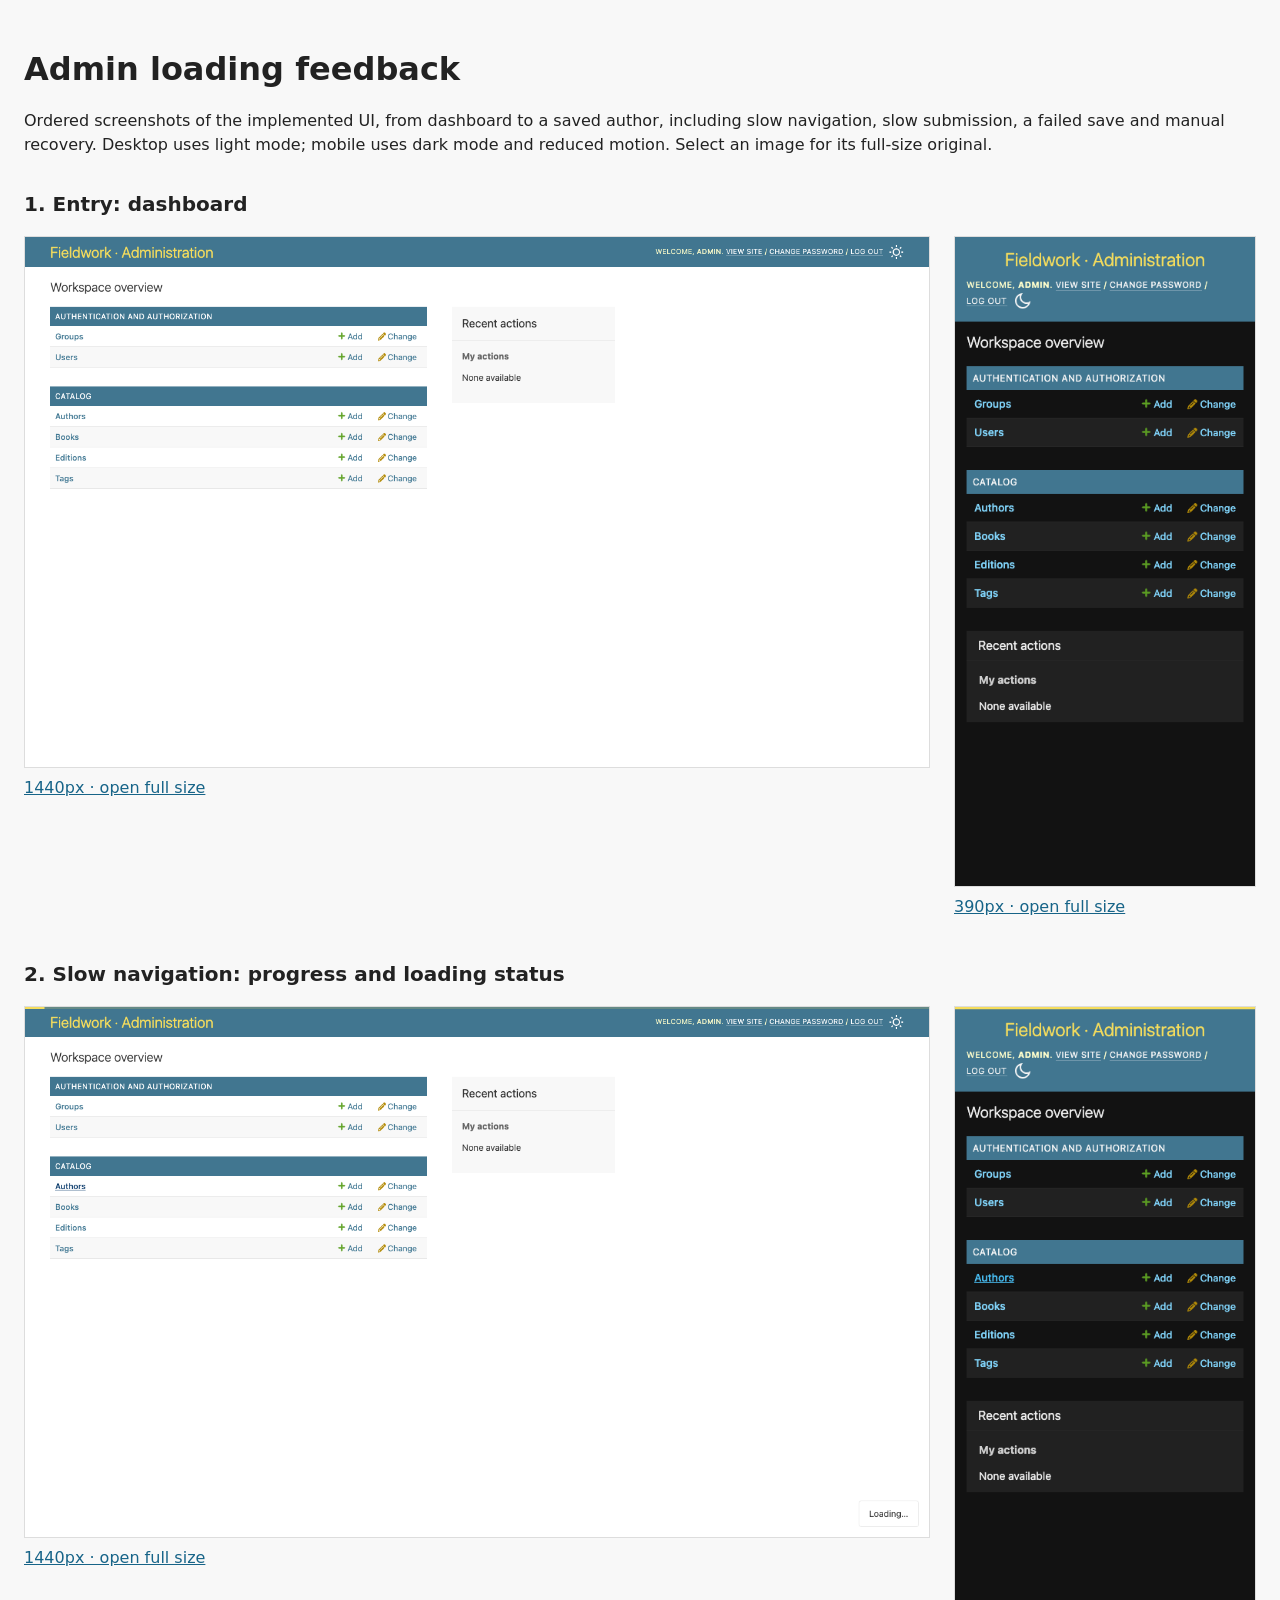
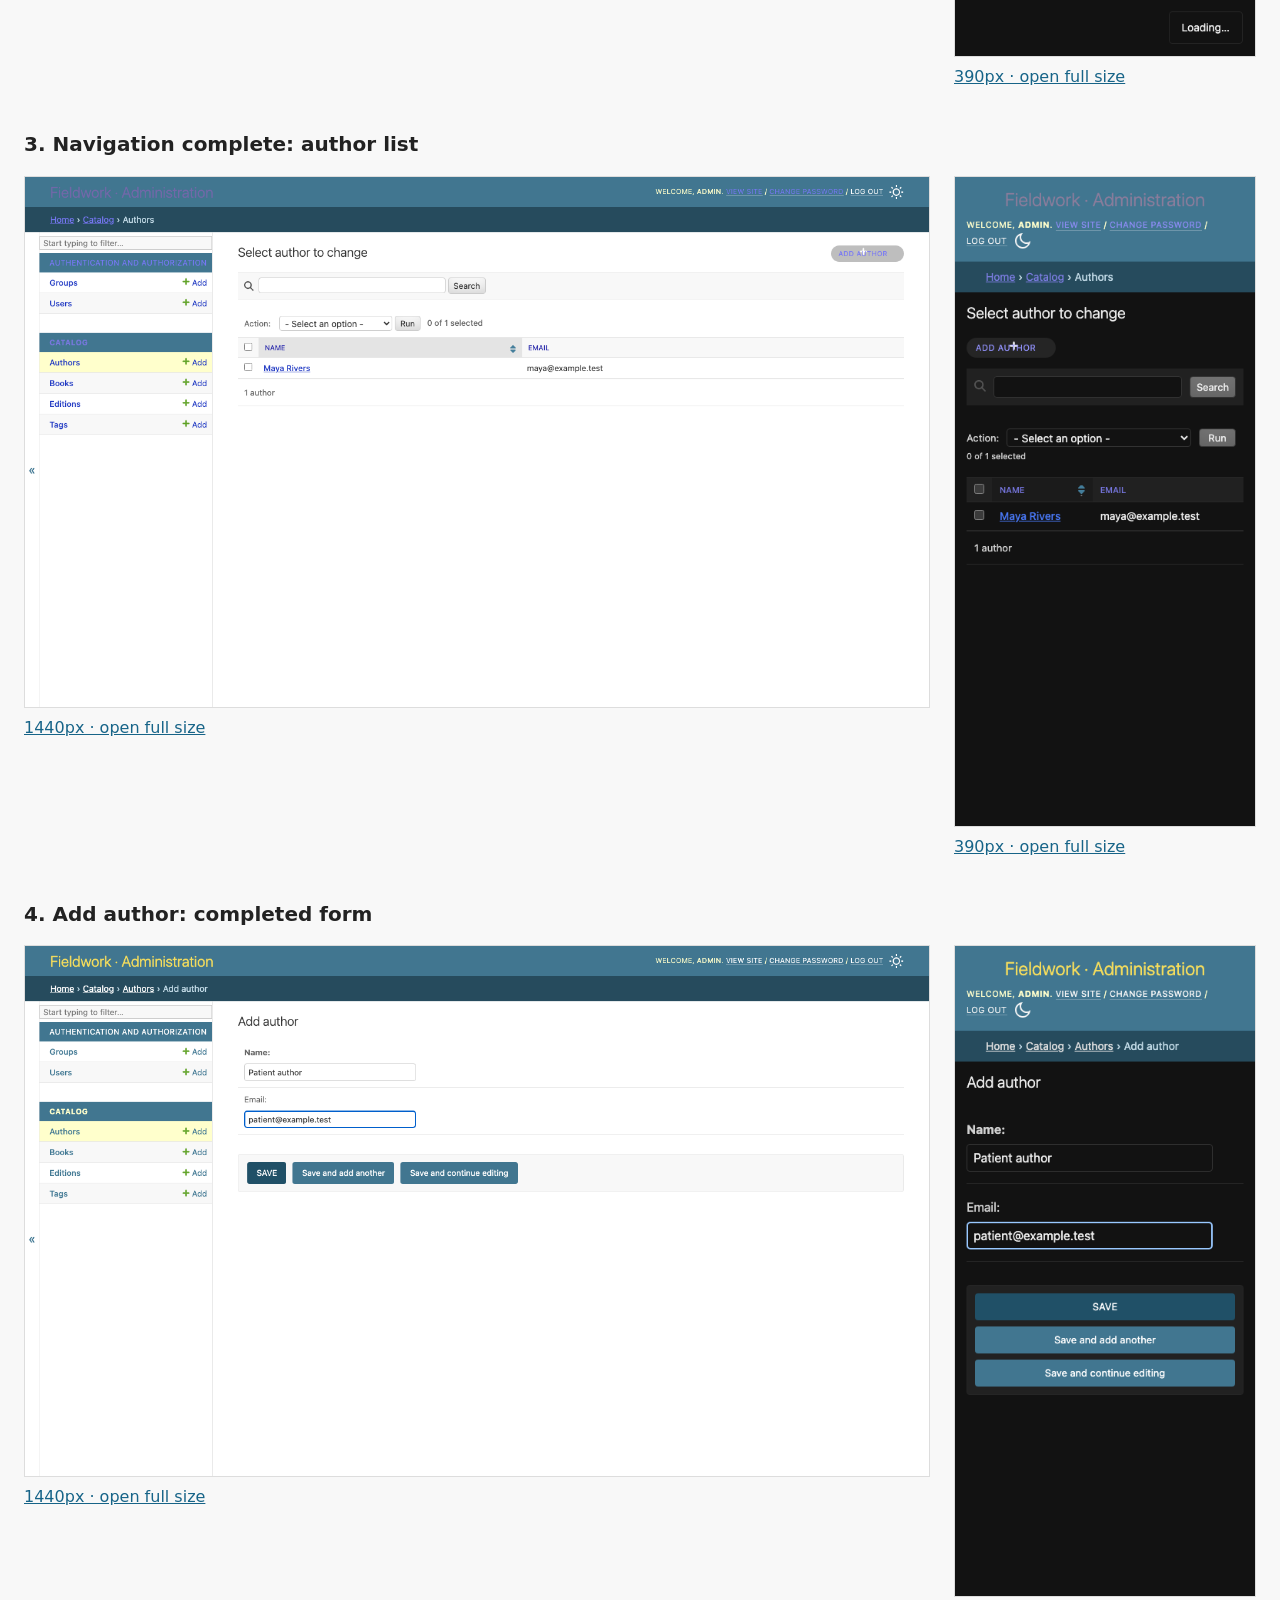
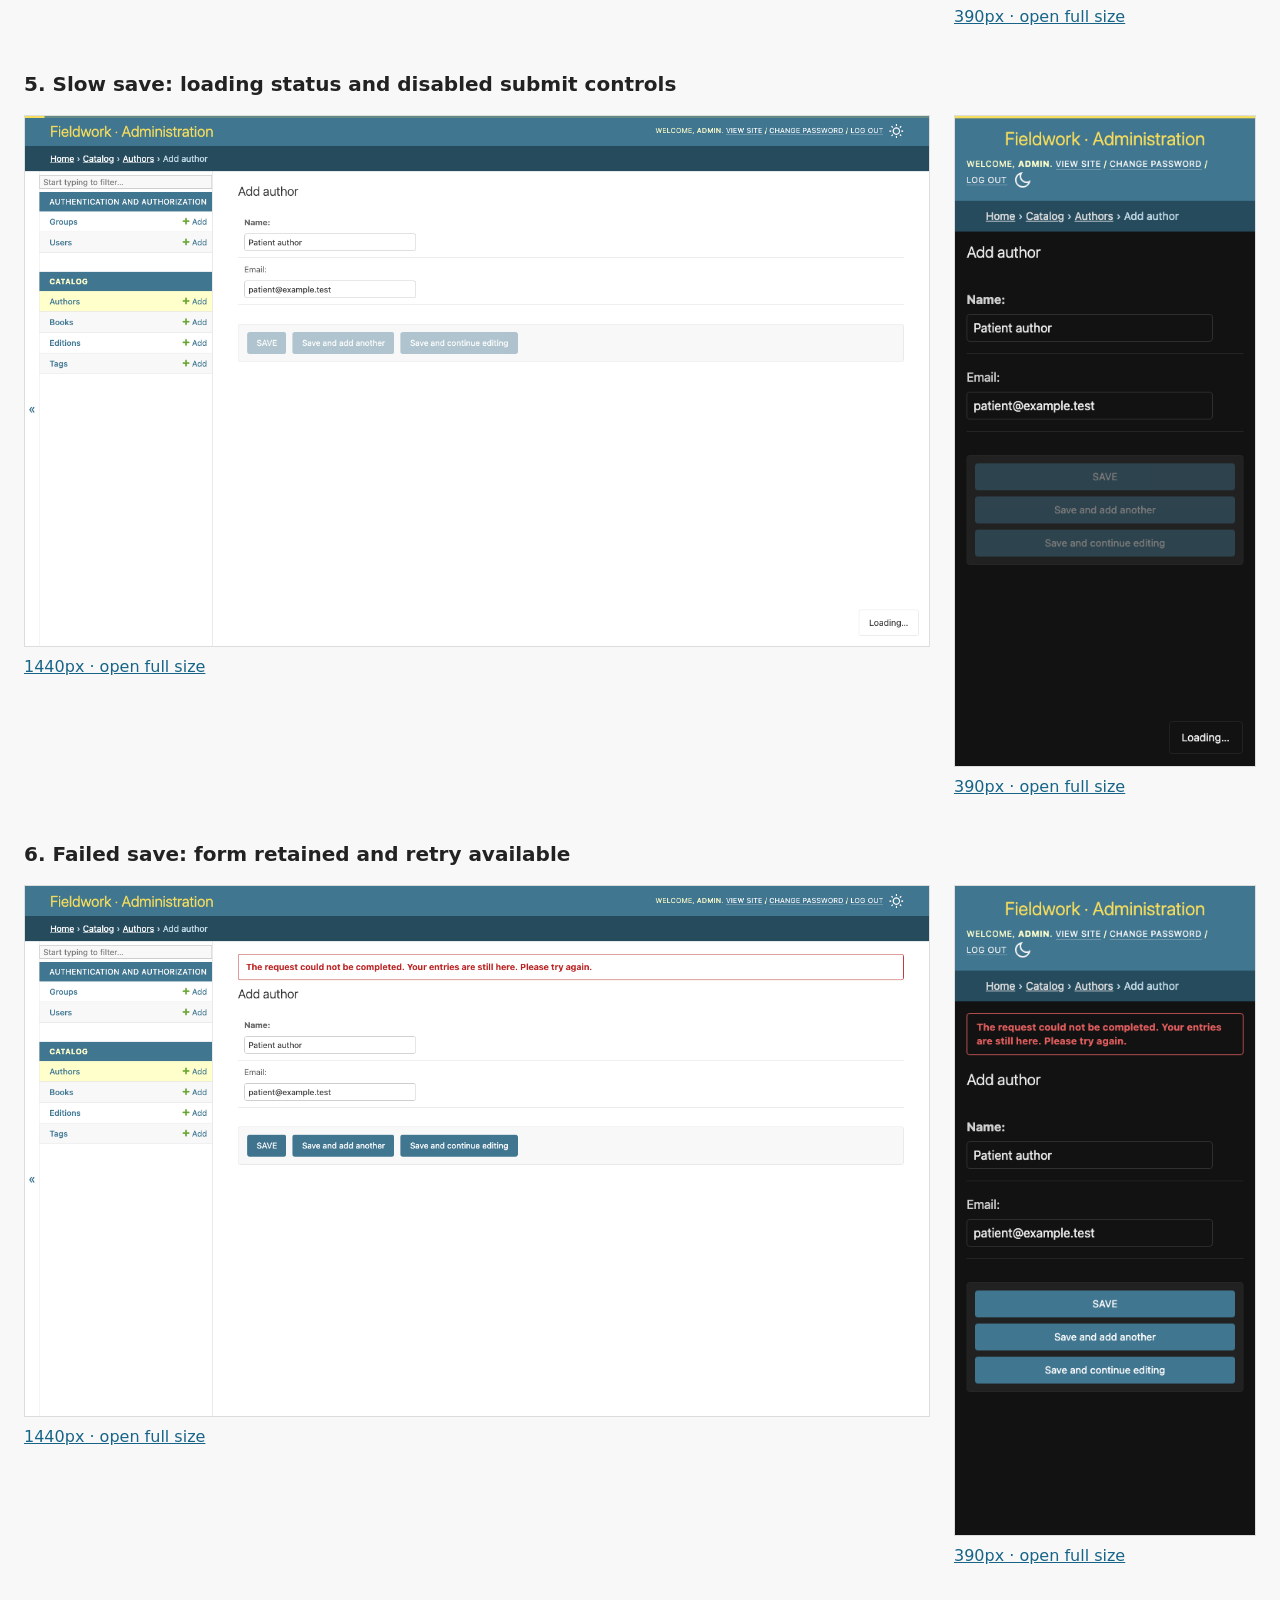
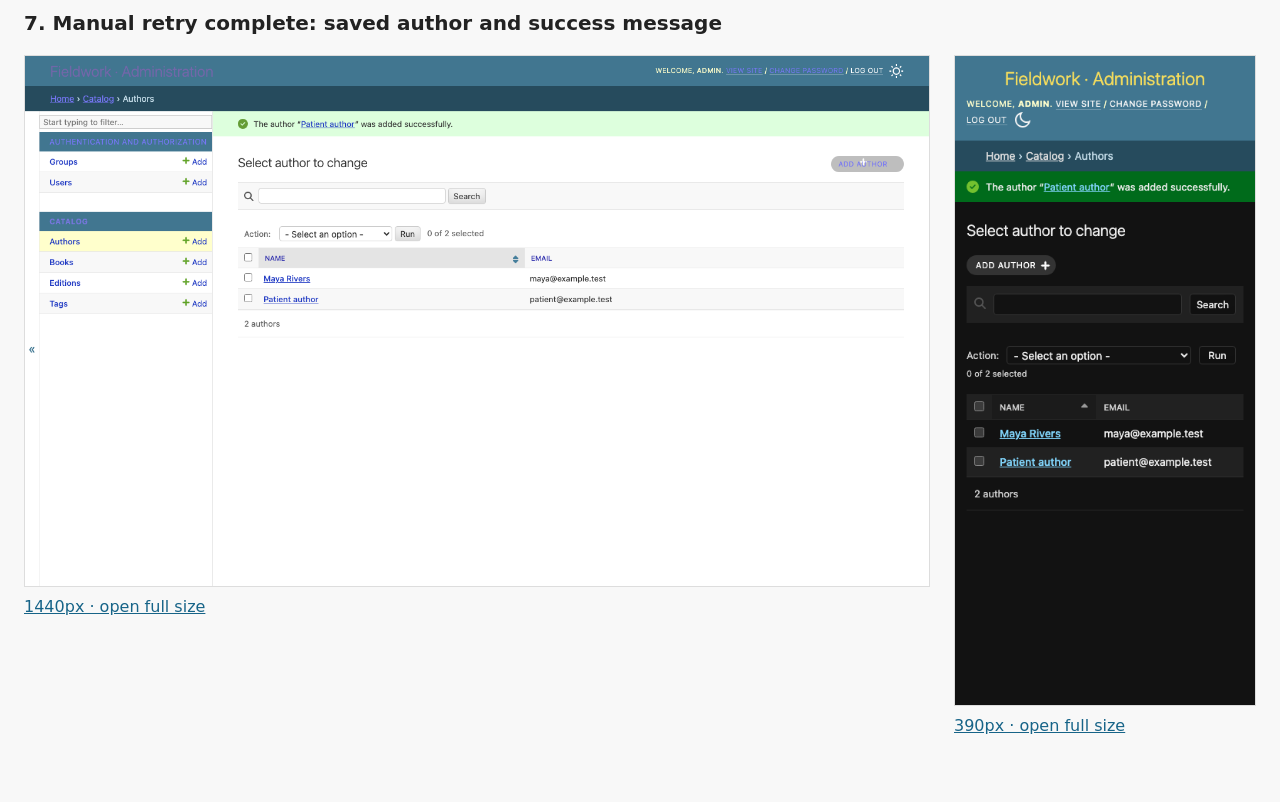
<file: evidence/loading-feedback/index.html>
<!doctype html><html lang="en"><meta charset="utf-8"><meta name="viewport" content="width=device-width,initial-scale=1"><title>Admin loading feedback walkthrough</title><style>body{font:16px/1.5 system-ui;margin:0;background:#f8f8f8;color:#222}main{max-width:1400px;margin:auto;padding:24px}h1{margin-bottom:8px}section{margin:32px 0}h2{font-size:20px}.pair{display:grid;grid-template-columns:minmax(0,3fr) minmax(240px,1fr);gap:24px;align-items:start}a{display:block;color:#176488}img{display:block;width:100%;border:1px solid #ddd;box-sizing:border-box}span{display:block;padding:8px 0}@media(max-width:700px){.pair{grid-template-columns:1fr}.pair a:last-child{max-width:390px}}</style><main><h1>Admin loading feedback</h1><p>Ordered screenshots of the implemented UI, from dashboard to a saved author, including slow navigation, slow submission, a failed save and manual recovery. Desktop uses light mode; mobile uses dark mode and reduced motion. Select an image for its full-size original.</p><section><h2>1. Entry: dashboard</h2><div class="pair"><a href="1440-01-entry.png"><img src="1440-01-entry.png" alt="Entry: dashboard, 1440px"><span>1440px · open full size</span></a><a href="390-01-entry.png"><img src="390-01-entry.png" alt="Entry: dashboard, 390px"><span>390px · open full size</span></a></div></section><section><h2>2. Slow navigation: progress and loading status</h2><div class="pair"><a href="1440-02-navigation-loading.png"><img src="1440-02-navigation-loading.png" alt="Slow navigation: progress and loading status, 1440px"><span>1440px · open full size</span></a><a href="390-02-navigation-loading.png"><img src="390-02-navigation-loading.png" alt="Slow navigation: progress and loading status, 390px"><span>390px · open full size</span></a></div></section><section><h2>3. Navigation complete: author list</h2><div class="pair"><a href="1440-03-navigation-complete.png"><img src="1440-03-navigation-complete.png" alt="Navigation complete: author list, 1440px"><span>1440px · open full size</span></a><a href="390-03-navigation-complete.png"><img src="390-03-navigation-complete.png" alt="Navigation complete: author list, 390px"><span>390px · open full size</span></a></div></section><section><h2>4. Add author: completed form</h2><div class="pair"><a href="1440-04-form-ready.png"><img src="1440-04-form-ready.png" alt="Add author: completed form, 1440px"><span>1440px · open full size</span></a><a href="390-04-form-ready.png"><img src="390-04-form-ready.png" alt="Add author: completed form, 390px"><span>390px · open full size</span></a></div></section><section><h2>5. Slow save: loading status and disabled submit controls</h2><div class="pair"><a href="1440-05-save-loading.png"><img src="1440-05-save-loading.png" alt="Slow save: loading status and disabled submit controls, 1440px"><span>1440px · open full size</span></a><a href="390-05-save-loading.png"><img src="390-05-save-loading.png" alt="Slow save: loading status and disabled submit controls, 390px"><span>390px · open full size</span></a></div></section><section><h2>6. Failed save: form retained and retry available</h2><div class="pair"><a href="1440-06-error-retained.png"><img src="1440-06-error-retained.png" alt="Failed save: form retained and retry available, 1440px"><span>1440px · open full size</span></a><a href="390-06-error-retained.png"><img src="390-06-error-retained.png" alt="Failed save: form retained and retry available, 390px"><span>390px · open full size</span></a></div></section><section><h2>7. Manual retry complete: saved author and success message</h2><div class="pair"><a href="1440-07-saved.png"><img src="1440-07-saved.png" alt="Manual retry complete: saved author and success message, 1440px"><span>1440px · open full size</span></a><a href="390-07-saved.png"><img src="390-07-saved.png" alt="Manual retry complete: saved author and success message, 390px"><span>390px · open full size</span></a></div></section></main></html>
</file>
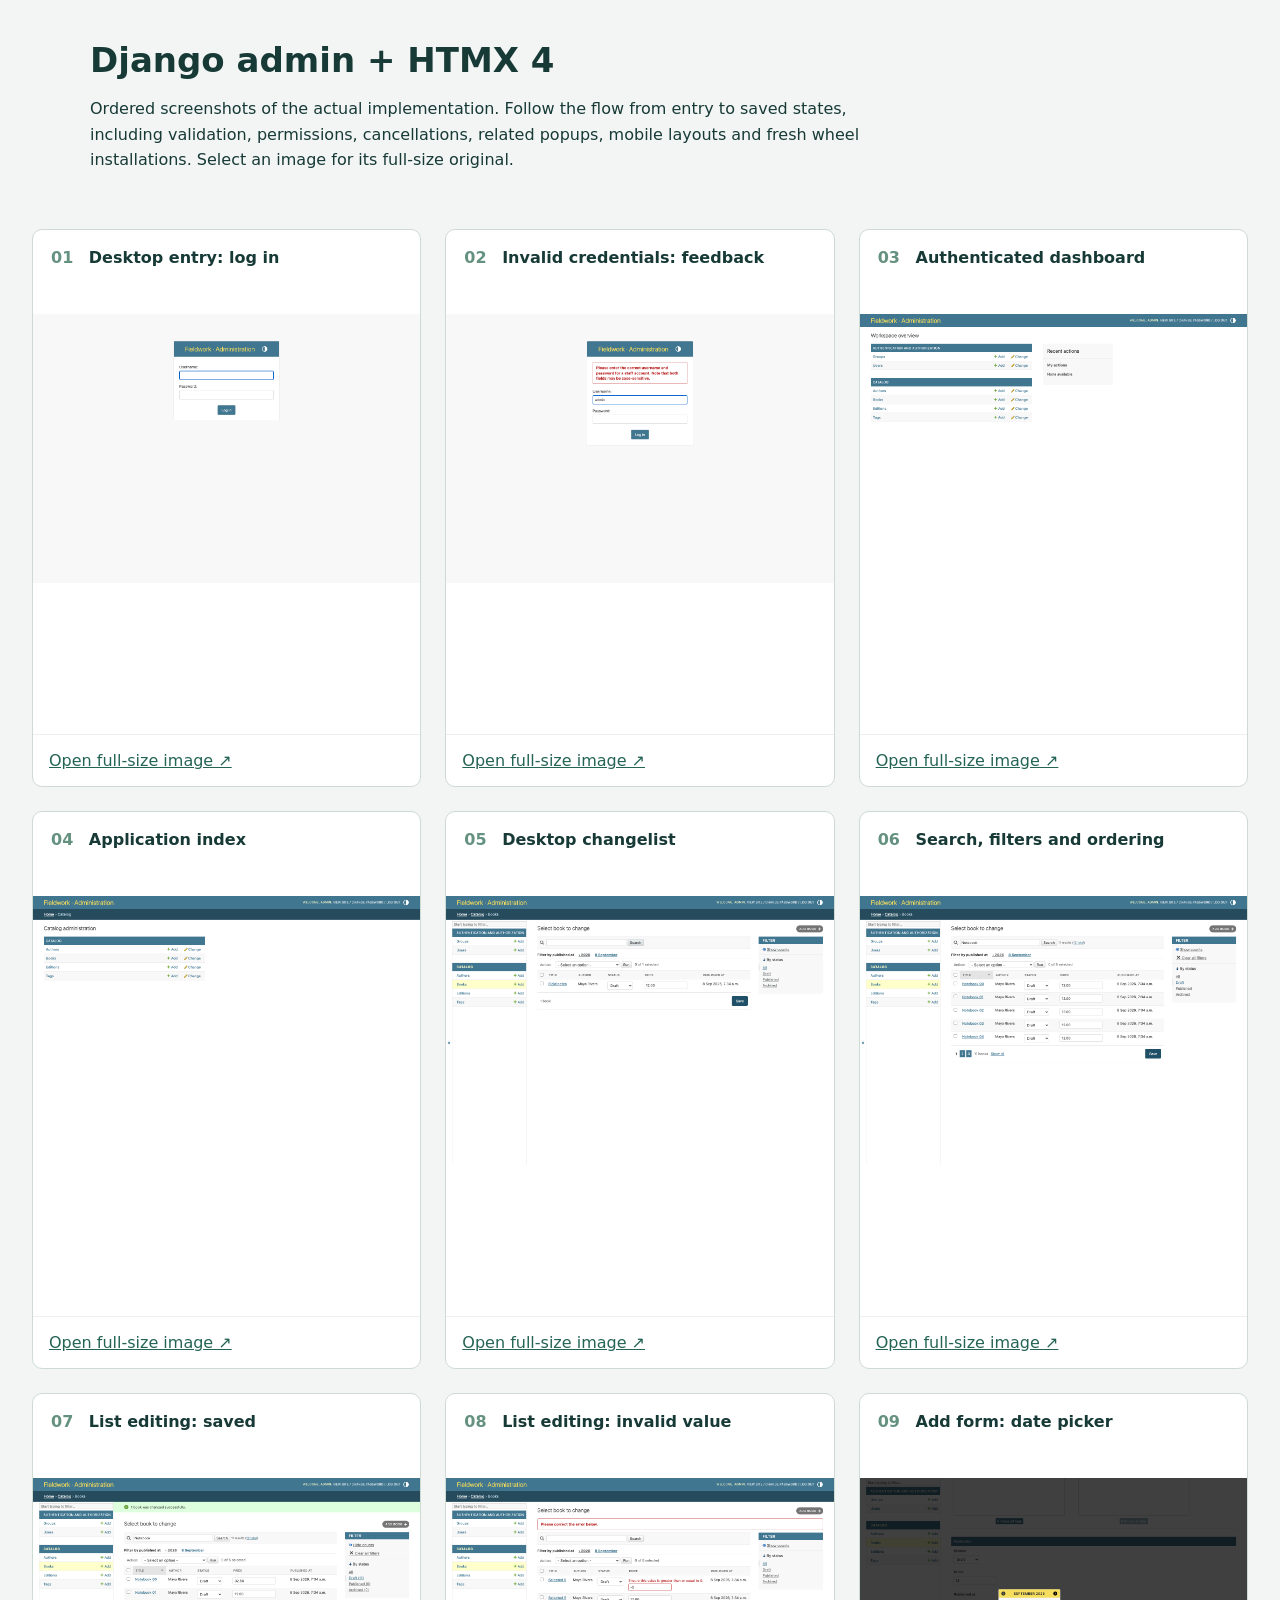
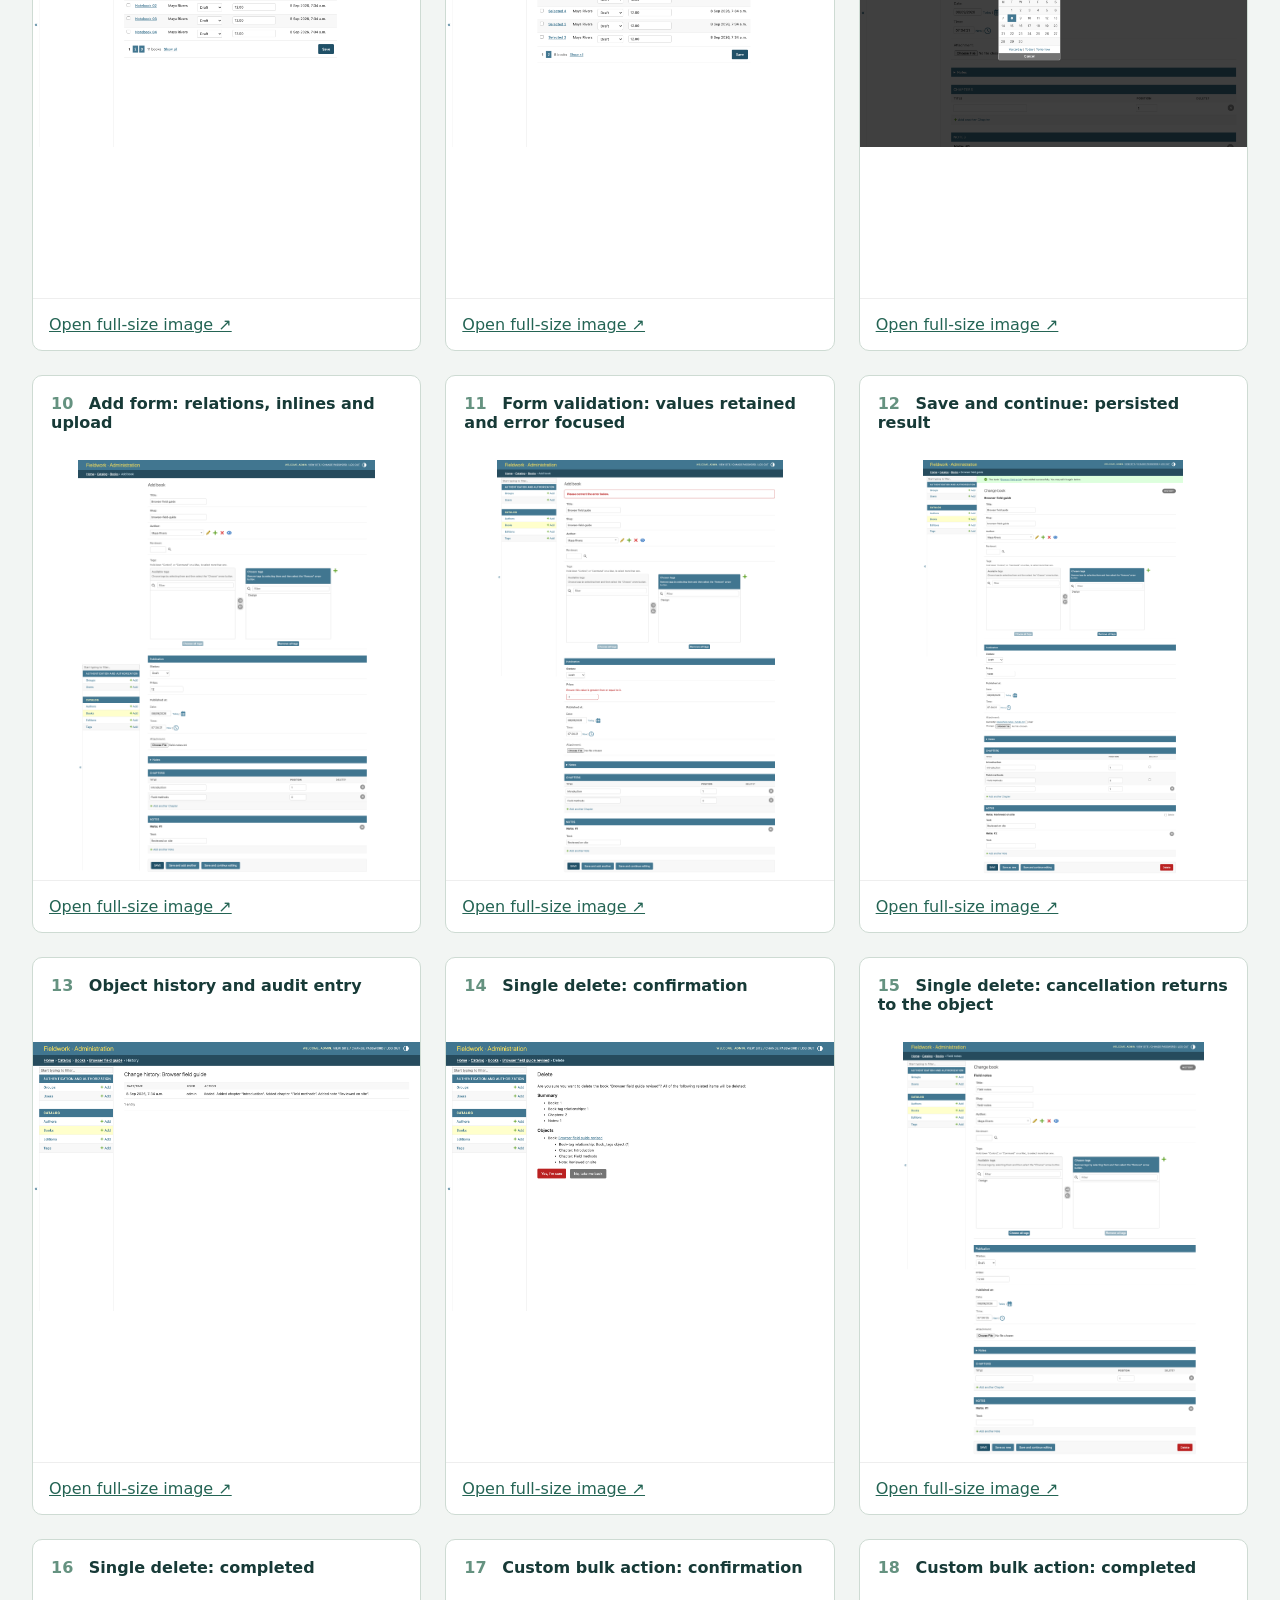
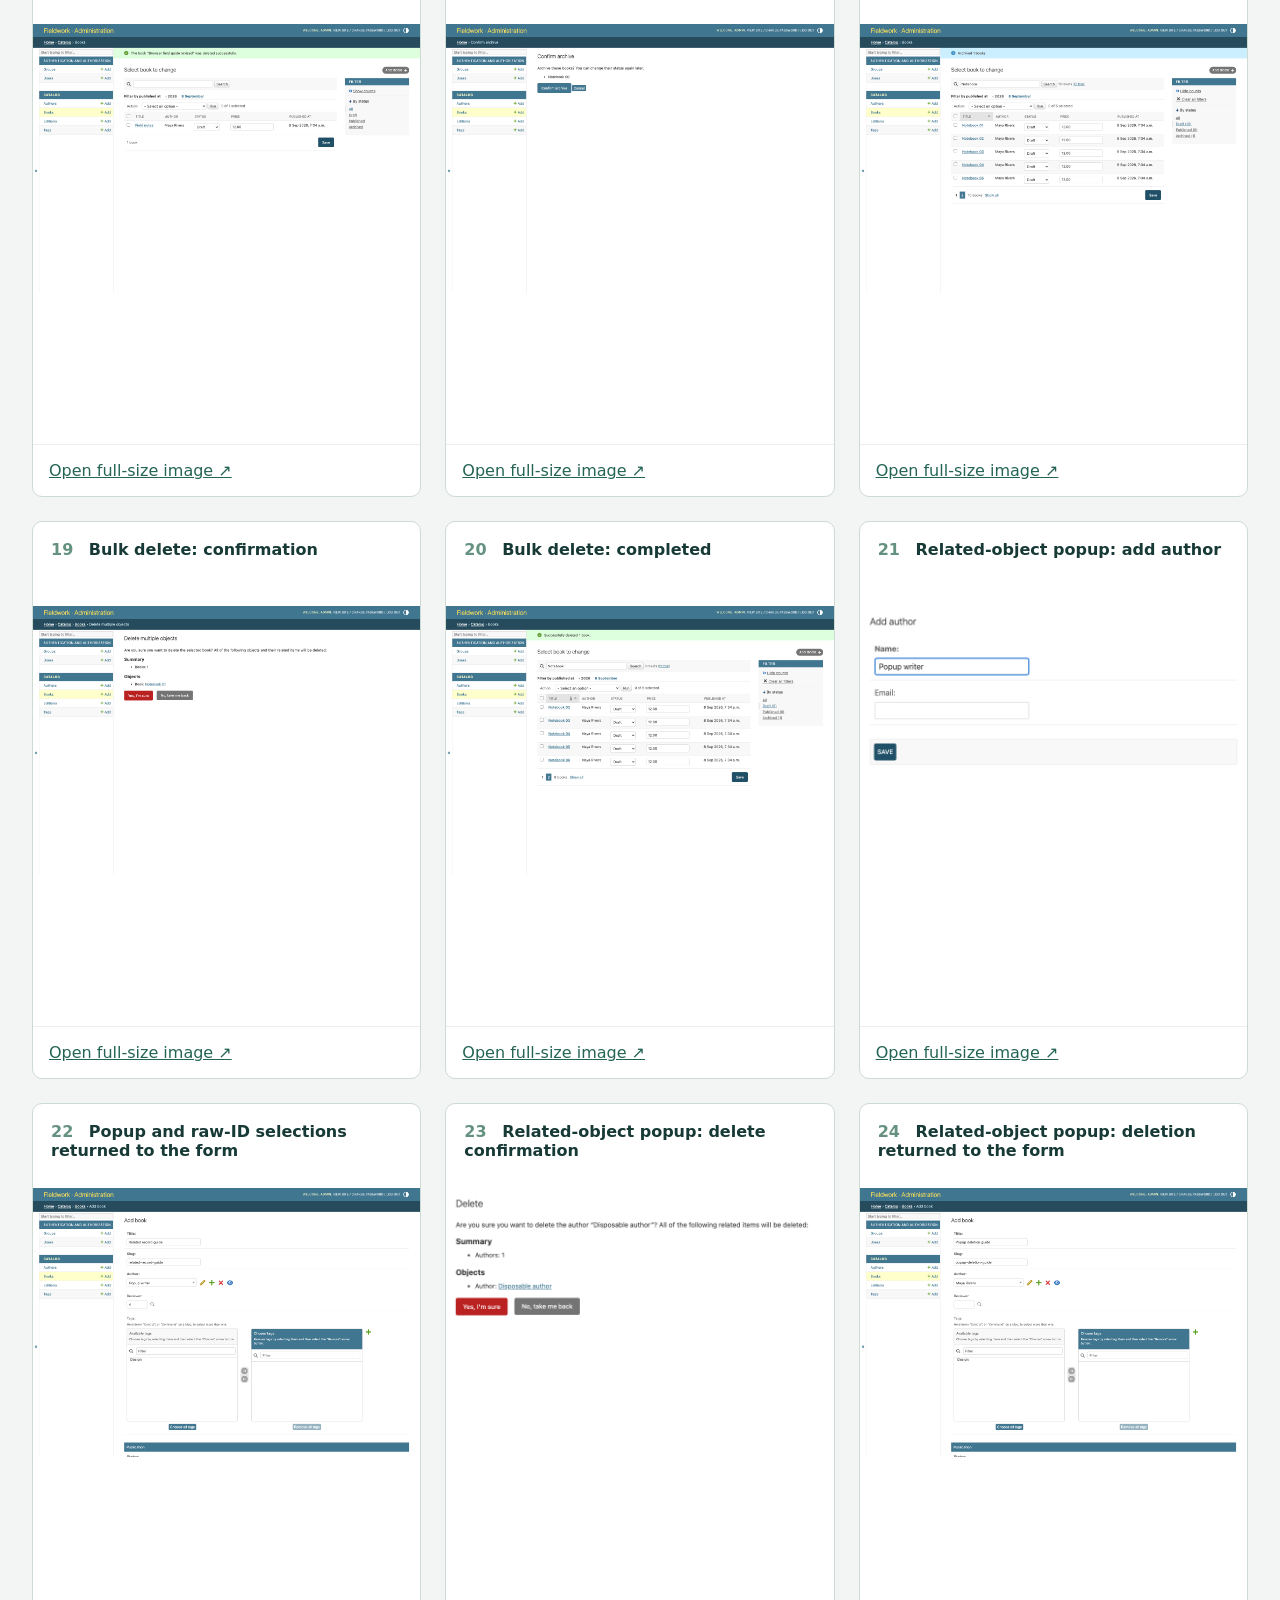
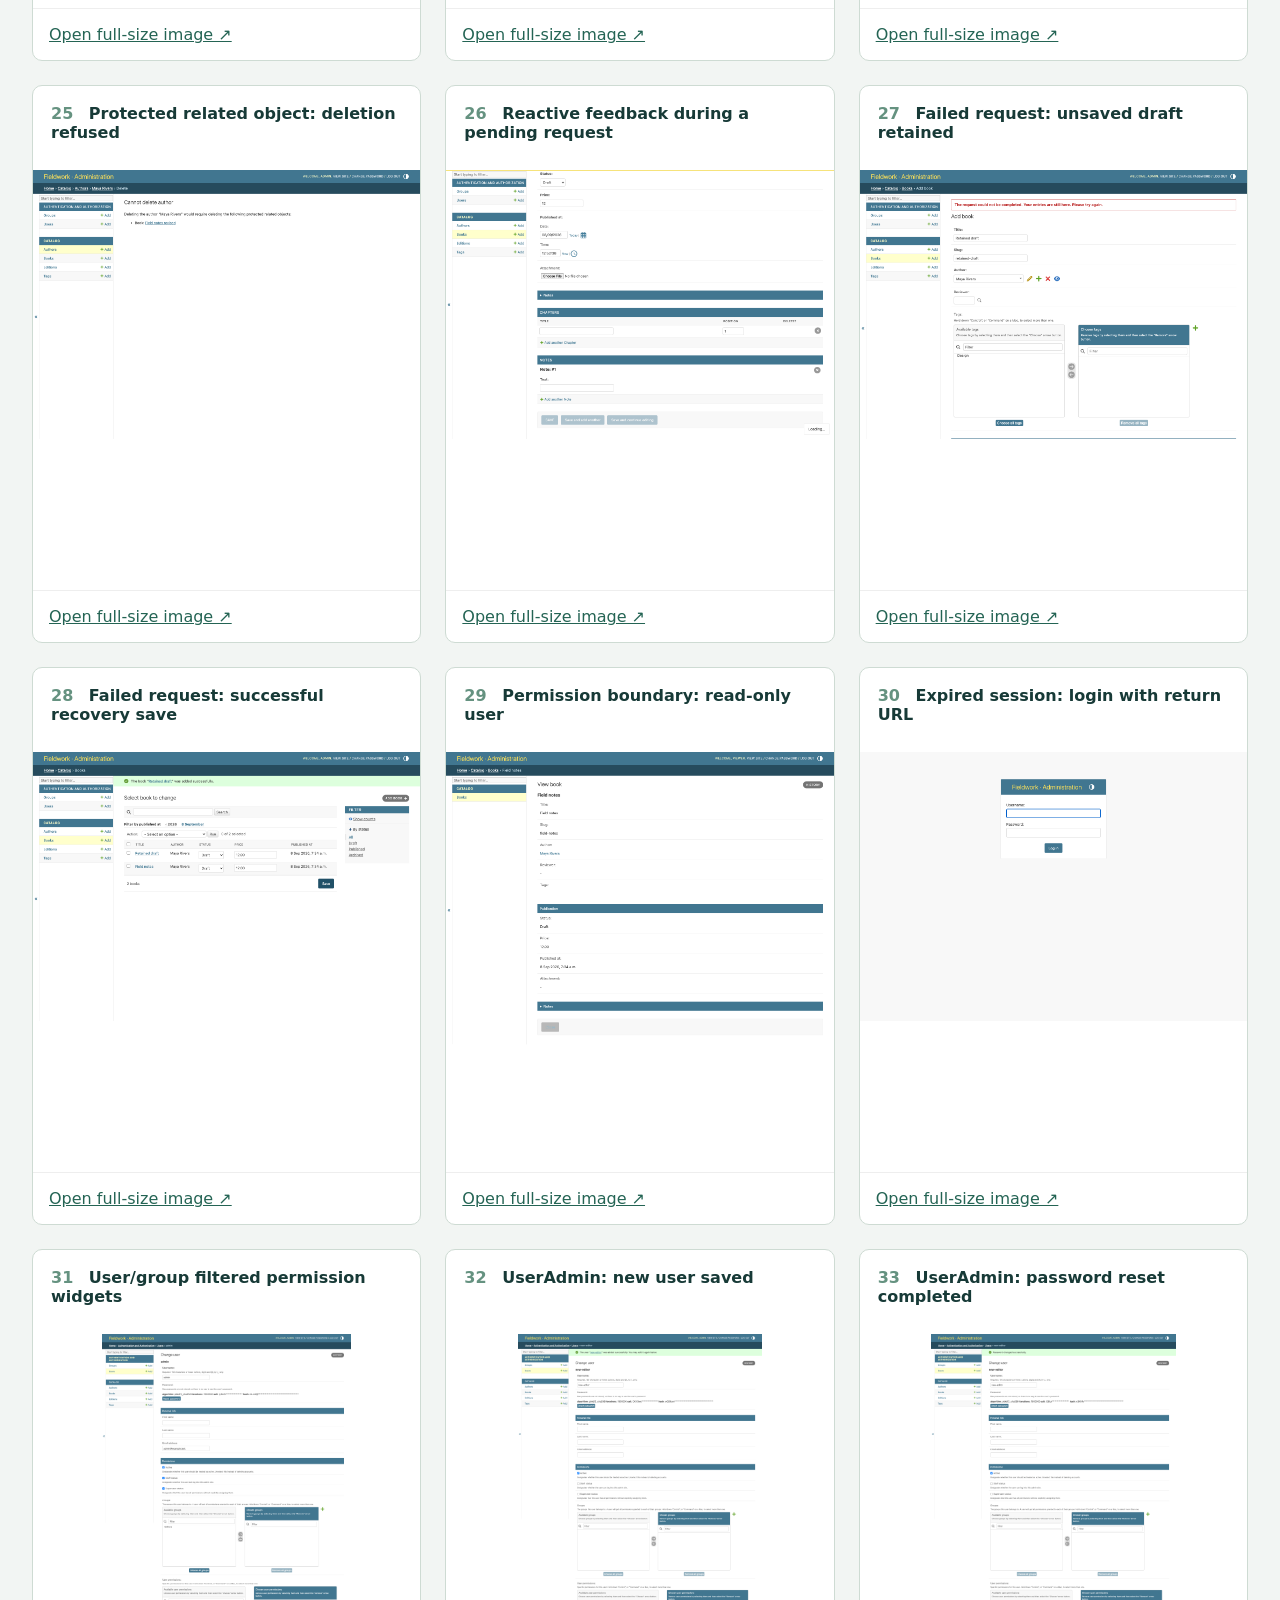
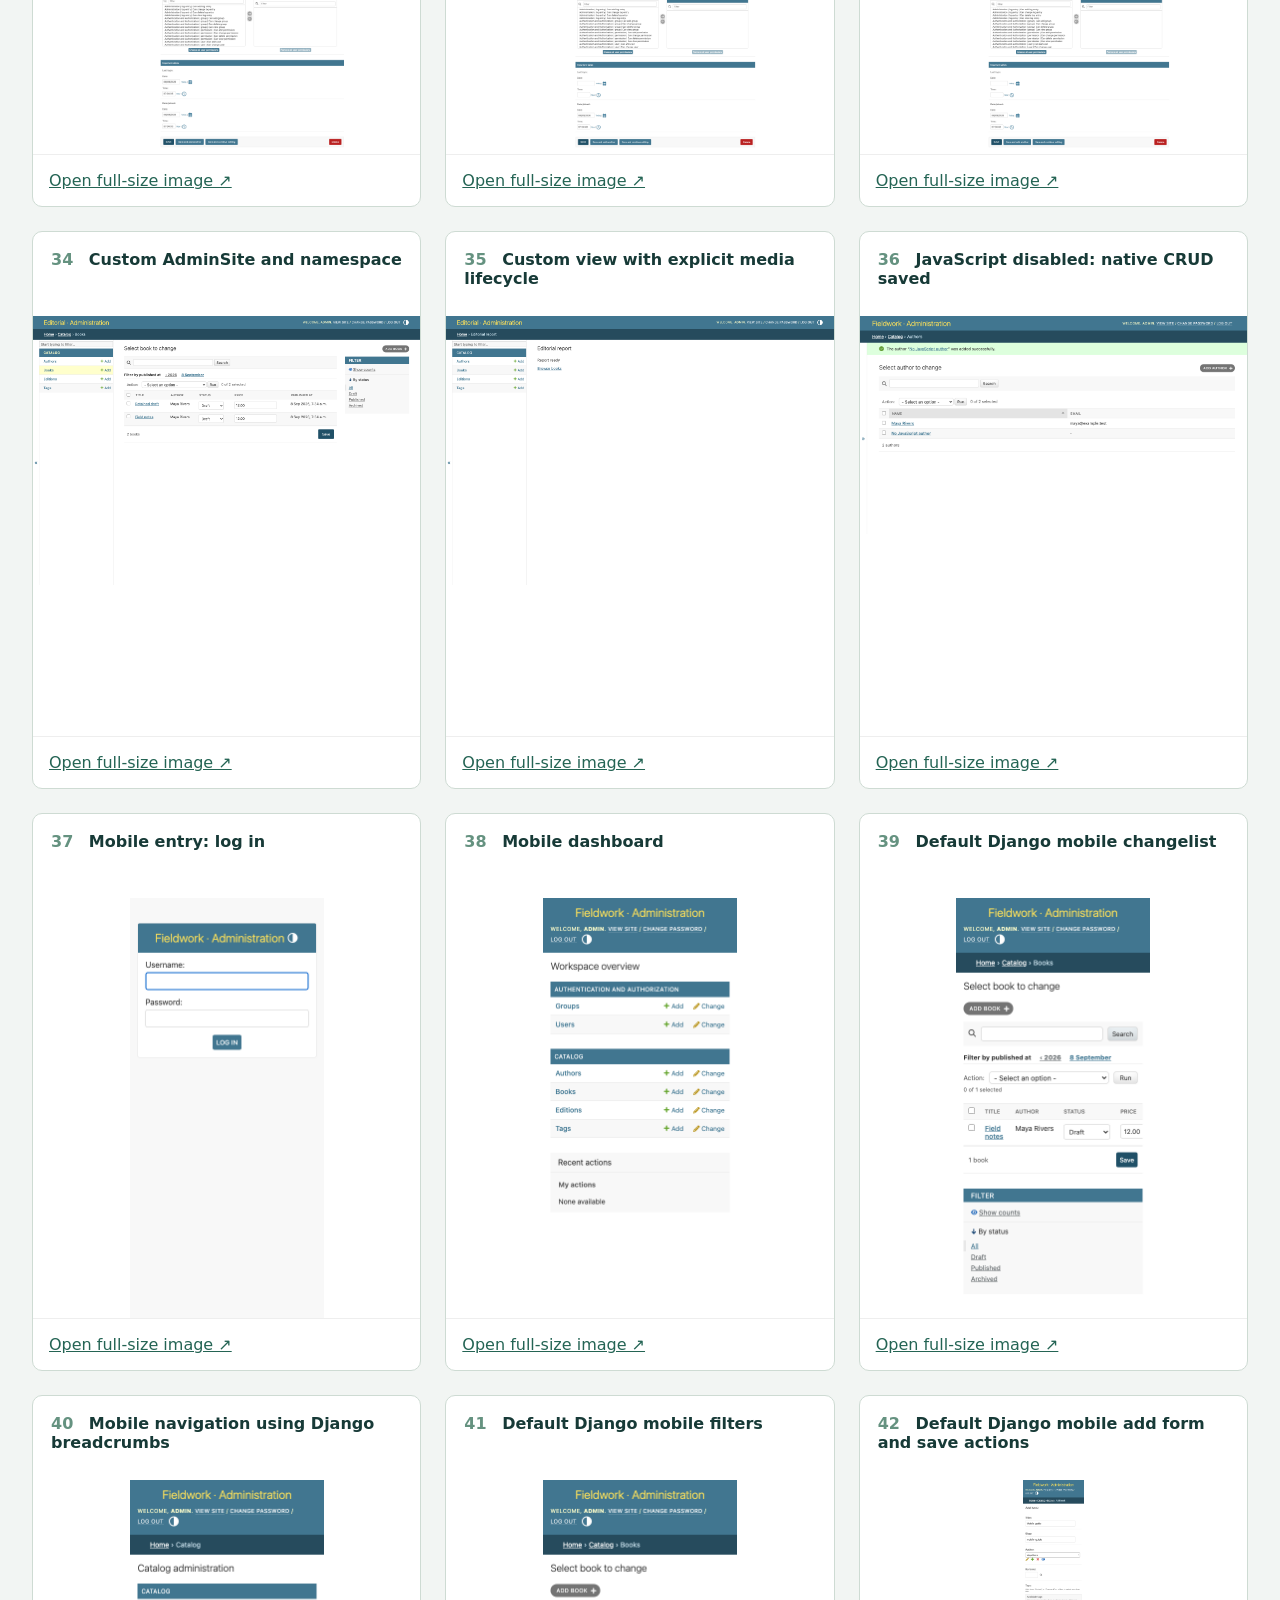
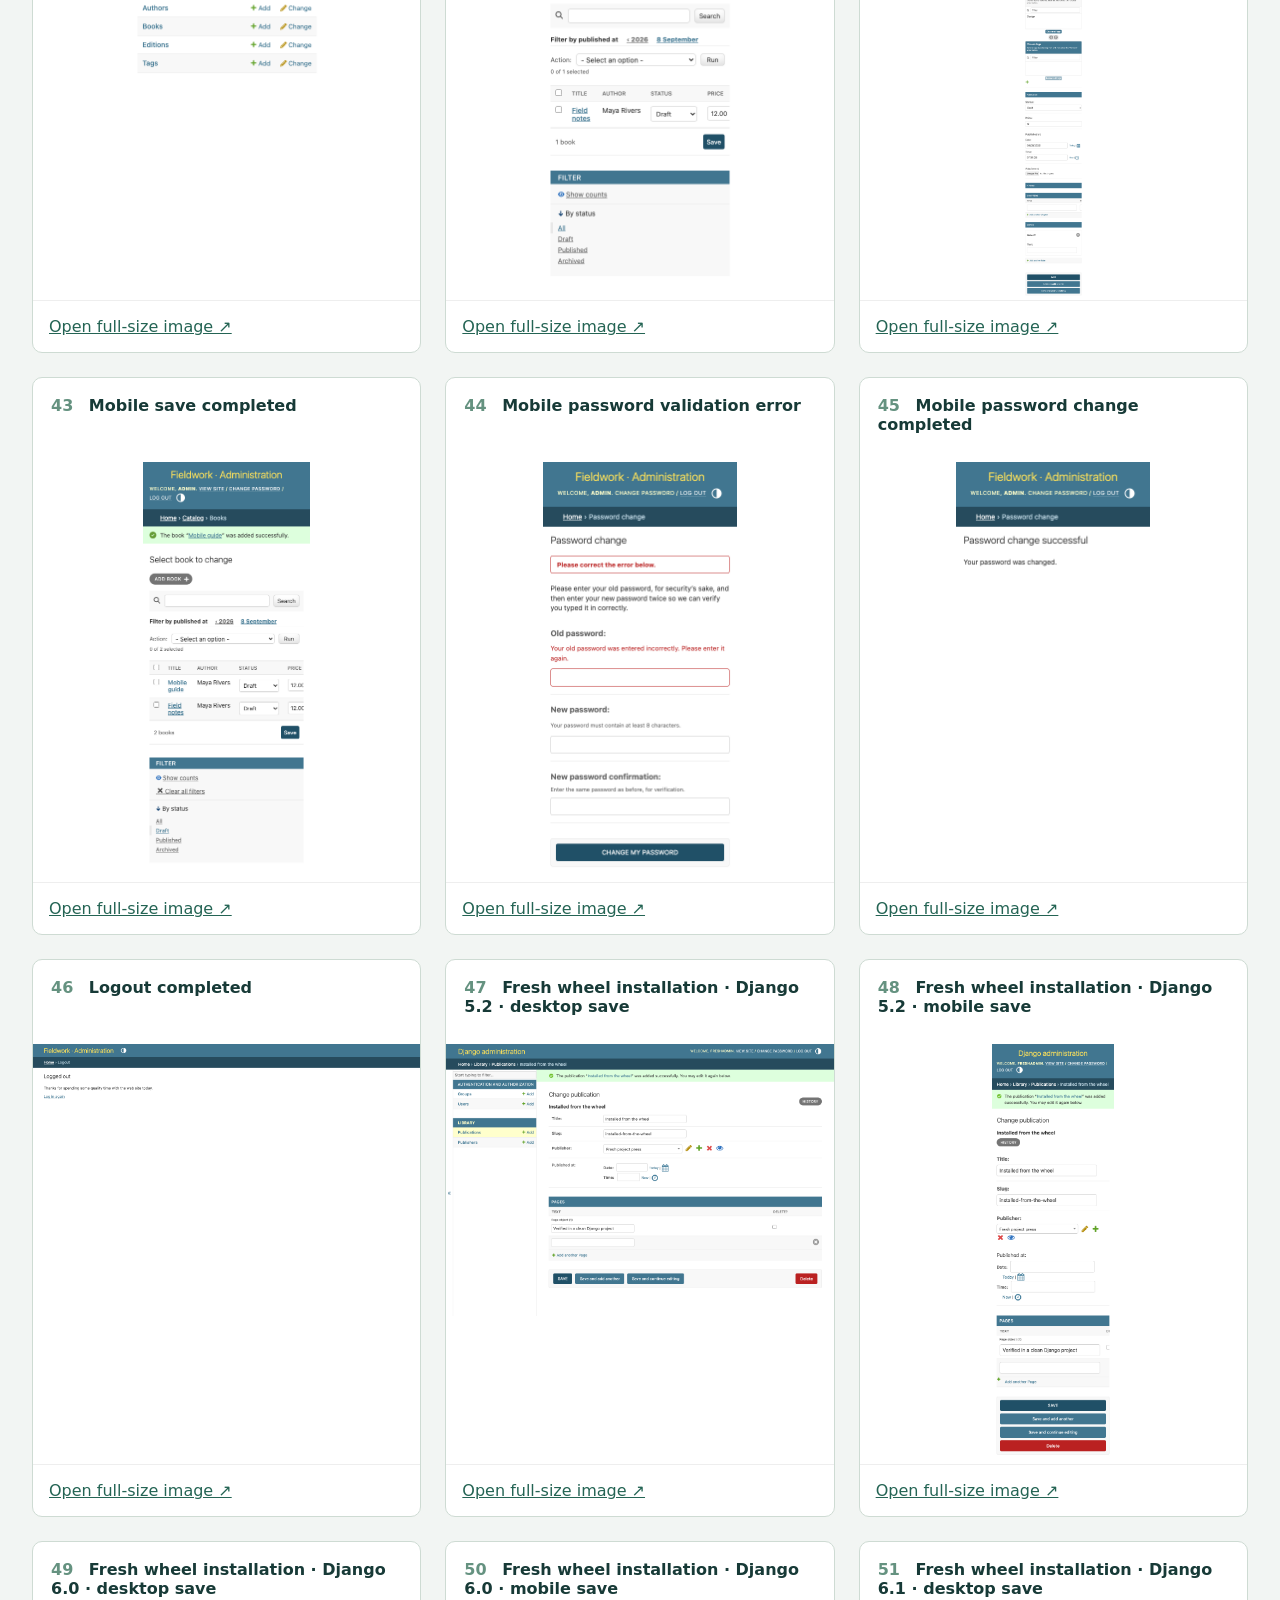
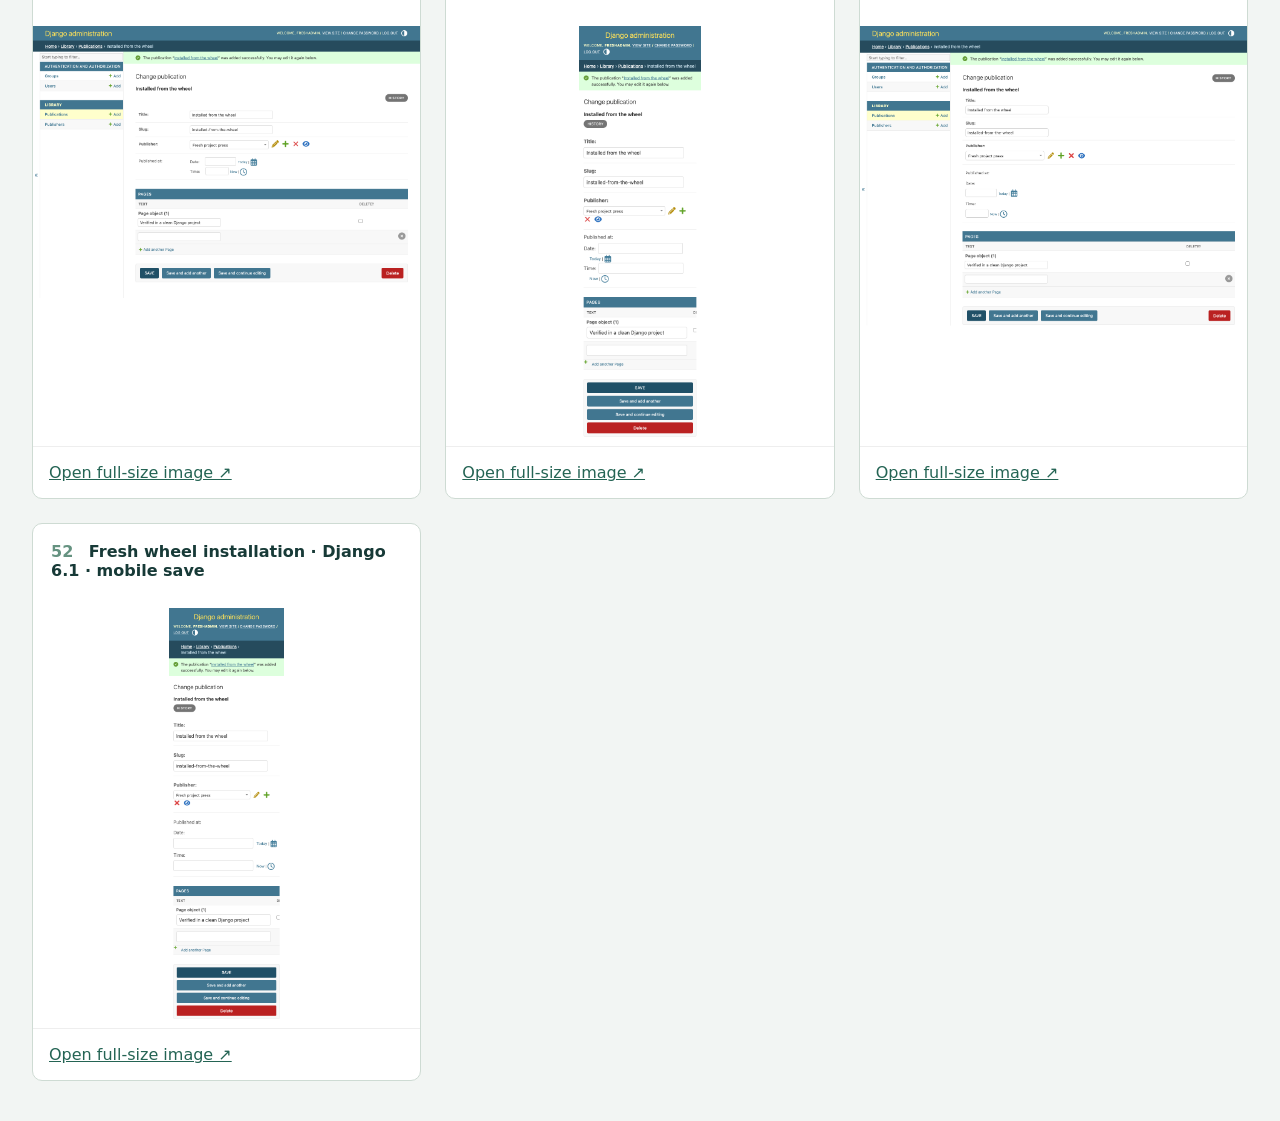
<file: evidence/walkthrough.html>
<!doctype html><html lang="en"><meta charset="utf-8"><meta name="viewport" content="width=device-width, initial-scale=1"><title>Django HTMX admin · Screenshot walkthrough</title><style>body{margin:0;background:#f2f5f3;color:#173a37;font:16px system-ui}header{padding:40px;max-width:1100px;margin:auto}h1{font-size:34px;margin:0 0 12px}main{display:grid;grid-template-columns:repeat(auto-fit,minmax(330px,1fr));gap:24px;padding:0 32px 40px;max-width:1450px;margin:auto}figure{margin:0;border:1px solid #cedbd3;border-radius:10px;overflow:hidden;background:white}figcaption{padding:18px;font-weight:650;min-height:48px}figcaption span{color:#659280;margin-right:10px}img{width:100%;height:420px;object-fit:contain;object-position:top;background:#fff;display:block}.original{display:block;padding:16px;color:#246454;border-top:1px solid #eee}a:focus-visible{outline:3px solid #c58a24}header p{max-width:800px;line-height:1.6}@media(max-width:500px){header{padding:24px}main{padding:0 16px 24px;grid-template-columns:1fr}}</style><header><h1>Django admin + HTMX 4</h1><p>Ordered screenshots of the actual implementation. Follow the flow from entry to saved states, including validation, permissions, cancellations, related popups, mobile layouts and fresh wheel installations. Select an image for its full-size original.</p></header><main><figure><figcaption><span>01</span> Desktop entry: log in</figcaption><a href="screenshots/01-desktop-login.png" target="_blank"><img loading="lazy" src="screenshots/01-desktop-login.png" alt="Desktop entry: log in"></a><a class="original" href="screenshots/01-desktop-login.png" target="_blank">Open full-size image ↗</a></figure><figure><figcaption><span>02</span> Invalid credentials: feedback</figcaption><a href="screenshots/02-login-error.png" target="_blank"><img loading="lazy" src="screenshots/02-login-error.png" alt="Invalid credentials: feedback"></a><a class="original" href="screenshots/02-login-error.png" target="_blank">Open full-size image ↗</a></figure><figure><figcaption><span>03</span> Authenticated dashboard</figcaption><a href="screenshots/03-desktop-dashboard.png" target="_blank"><img loading="lazy" src="screenshots/03-desktop-dashboard.png" alt="Authenticated dashboard"></a><a class="original" href="screenshots/03-desktop-dashboard.png" target="_blank">Open full-size image ↗</a></figure><figure><figcaption><span>04</span> Application index</figcaption><a href="screenshots/04-app-index.png" target="_blank"><img loading="lazy" src="screenshots/04-app-index.png" alt="Application index"></a><a class="original" href="screenshots/04-app-index.png" target="_blank">Open full-size image ↗</a></figure><figure><figcaption><span>05</span> Desktop changelist</figcaption><a href="screenshots/05-desktop-changelist.png" target="_blank"><img loading="lazy" src="screenshots/05-desktop-changelist.png" alt="Desktop changelist"></a><a class="original" href="screenshots/05-desktop-changelist.png" target="_blank">Open full-size image ↗</a></figure><figure><figcaption><span>06</span> Search, filters and ordering</figcaption><a href="screenshots/13-search-filter-sort.png" target="_blank"><img loading="lazy" src="screenshots/13-search-filter-sort.png" alt="Search, filters and ordering"></a><a class="original" href="screenshots/13-search-filter-sort.png" target="_blank">Open full-size image ↗</a></figure><figure><figcaption><span>07</span> List editing: saved</figcaption><a href="screenshots/14-list-edit-saved.png" target="_blank"><img loading="lazy" src="screenshots/14-list-edit-saved.png" alt="List editing: saved"></a><a class="original" href="screenshots/14-list-edit-saved.png" target="_blank">Open full-size image ↗</a></figure><figure><figcaption><span>08</span> List editing: invalid value</figcaption><a href="screenshots/36-list-validation.png" target="_blank"><img loading="lazy" src="screenshots/36-list-validation.png" alt="List editing: invalid value"></a><a class="original" href="screenshots/36-list-validation.png" target="_blank">Open full-size image ↗</a></figure><figure><figcaption><span>09</span> Add form: date picker</figcaption><a href="screenshots/06-add-form-calendar.png" target="_blank"><img loading="lazy" src="screenshots/06-add-form-calendar.png" alt="Add form: date picker"></a><a class="original" href="screenshots/06-add-form-calendar.png" target="_blank">Open full-size image ↗</a></figure><figure><figcaption><span>10</span> Add form: relations, inlines and upload</figcaption><a href="screenshots/07-add-form-inlines-upload.png" target="_blank"><img loading="lazy" src="screenshots/07-add-form-inlines-upload.png" alt="Add form: relations, inlines and upload"></a><a class="original" href="screenshots/07-add-form-inlines-upload.png" target="_blank">Open full-size image ↗</a></figure><figure><figcaption><span>11</span> Form validation: values retained and error focused</figcaption><a href="screenshots/08-validation-feedback.png" target="_blank"><img loading="lazy" src="screenshots/08-validation-feedback.png" alt="Form validation: values retained and error focused"></a><a class="original" href="screenshots/08-validation-feedback.png" target="_blank">Open full-size image ↗</a></figure><figure><figcaption><span>12</span> Save and continue: persisted result</figcaption><a href="screenshots/09-saved-continue.png" target="_blank"><img loading="lazy" src="screenshots/09-saved-continue.png" alt="Save and continue: persisted result"></a><a class="original" href="screenshots/09-saved-continue.png" target="_blank">Open full-size image ↗</a></figure><figure><figcaption><span>13</span> Object history and audit entry</figcaption><a href="screenshots/10-object-history.png" target="_blank"><img loading="lazy" src="screenshots/10-object-history.png" alt="Object history and audit entry"></a><a class="original" href="screenshots/10-object-history.png" target="_blank">Open full-size image ↗</a></figure><figure><figcaption><span>14</span> Single delete: confirmation</figcaption><a href="screenshots/11-delete-confirmation.png" target="_blank"><img loading="lazy" src="screenshots/11-delete-confirmation.png" alt="Single delete: confirmation"></a><a class="original" href="screenshots/11-delete-confirmation.png" target="_blank">Open full-size image ↗</a></figure><figure><figcaption><span>15</span> Single delete: cancellation returns to the object</figcaption><a href="screenshots/38-delete-cancelled.png" target="_blank"><img loading="lazy" src="screenshots/38-delete-cancelled.png" alt="Single delete: cancellation returns to the object"></a><a class="original" href="screenshots/38-delete-cancelled.png" target="_blank">Open full-size image ↗</a></figure><figure><figcaption><span>16</span> Single delete: completed</figcaption><a href="screenshots/12-delete-finished.png" target="_blank"><img loading="lazy" src="screenshots/12-delete-finished.png" alt="Single delete: completed"></a><a class="original" href="screenshots/12-delete-finished.png" target="_blank">Open full-size image ↗</a></figure><figure><figcaption><span>17</span> Custom bulk action: confirmation</figcaption><a href="screenshots/15-bulk-action-confirmation.png" target="_blank"><img loading="lazy" src="screenshots/15-bulk-action-confirmation.png" alt="Custom bulk action: confirmation"></a><a class="original" href="screenshots/15-bulk-action-confirmation.png" target="_blank">Open full-size image ↗</a></figure><figure><figcaption><span>18</span> Custom bulk action: completed</figcaption><a href="screenshots/16-bulk-action-finished.png" target="_blank"><img loading="lazy" src="screenshots/16-bulk-action-finished.png" alt="Custom bulk action: completed"></a><a class="original" href="screenshots/16-bulk-action-finished.png" target="_blank">Open full-size image ↗</a></figure><figure><figcaption><span>19</span> Bulk delete: confirmation</figcaption><a href="screenshots/17-bulk-delete-confirmation.png" target="_blank"><img loading="lazy" src="screenshots/17-bulk-delete-confirmation.png" alt="Bulk delete: confirmation"></a><a class="original" href="screenshots/17-bulk-delete-confirmation.png" target="_blank">Open full-size image ↗</a></figure><figure><figcaption><span>20</span> Bulk delete: completed</figcaption><a href="screenshots/41-bulk-delete-finished.png" target="_blank"><img loading="lazy" src="screenshots/41-bulk-delete-finished.png" alt="Bulk delete: completed"></a><a class="original" href="screenshots/41-bulk-delete-finished.png" target="_blank">Open full-size image ↗</a></figure><figure><figcaption><span>21</span> Related-object popup: add author</figcaption><a href="screenshots/18-related-author-popup.png" target="_blank"><img loading="lazy" src="screenshots/18-related-author-popup.png" alt="Related-object popup: add author"></a><a class="original" href="screenshots/18-related-author-popup.png" target="_blank">Open full-size image ↗</a></figure><figure><figcaption><span>22</span> Popup and raw-ID selections returned to the form</figcaption><a href="screenshots/19-related-records-selected.png" target="_blank"><img loading="lazy" src="screenshots/19-related-records-selected.png" alt="Popup and raw-ID selections returned to the form"></a><a class="original" href="screenshots/19-related-records-selected.png" target="_blank">Open full-size image ↗</a></figure><figure><figcaption><span>23</span> Related-object popup: delete confirmation</figcaption><a href="screenshots/39-popup-delete-confirmation.png" target="_blank"><img loading="lazy" src="screenshots/39-popup-delete-confirmation.png" alt="Related-object popup: delete confirmation"></a><a class="original" href="screenshots/39-popup-delete-confirmation.png" target="_blank">Open full-size image ↗</a></figure><figure><figcaption><span>24</span> Related-object popup: deletion returned to the form</figcaption><a href="screenshots/40-popup-delete-finished.png" target="_blank"><img loading="lazy" src="screenshots/40-popup-delete-finished.png" alt="Related-object popup: deletion returned to the form"></a><a class="original" href="screenshots/40-popup-delete-finished.png" target="_blank">Open full-size image ↗</a></figure><figure><figcaption><span>25</span> Protected related object: deletion refused</figcaption><a href="screenshots/20-protected-deletion.png" target="_blank"><img loading="lazy" src="screenshots/20-protected-deletion.png" alt="Protected related object: deletion refused"></a><a class="original" href="screenshots/20-protected-deletion.png" target="_blank">Open full-size image ↗</a></figure><figure><figcaption><span>26</span> Reactive feedback during a pending request</figcaption><a href="screenshots/33-loading-feedback.png" target="_blank"><img loading="lazy" src="screenshots/33-loading-feedback.png" alt="Reactive feedback during a pending request"></a><a class="original" href="screenshots/33-loading-feedback.png" target="_blank">Open full-size image ↗</a></figure><figure><figcaption><span>27</span> Failed request: unsaved draft retained</figcaption><a href="screenshots/31-request-error-retained.png" target="_blank"><img loading="lazy" src="screenshots/31-request-error-retained.png" alt="Failed request: unsaved draft retained"></a><a class="original" href="screenshots/31-request-error-retained.png" target="_blank">Open full-size image ↗</a></figure><figure><figcaption><span>28</span> Failed request: successful recovery save</figcaption><a href="screenshots/44-request-error-recovered.png" target="_blank"><img loading="lazy" src="screenshots/44-request-error-recovered.png" alt="Failed request: successful recovery save"></a><a class="original" href="screenshots/44-request-error-recovered.png" target="_blank">Open full-size image ↗</a></figure><figure><figcaption><span>29</span> Permission boundary: read-only user</figcaption><a href="screenshots/34-view-only-permissions.png" target="_blank"><img loading="lazy" src="screenshots/34-view-only-permissions.png" alt="Permission boundary: read-only user"></a><a class="original" href="screenshots/34-view-only-permissions.png" target="_blank">Open full-size image ↗</a></figure><figure><figcaption><span>30</span> Expired session: login with return URL</figcaption><a href="screenshots/42-session-expiry-login.png" target="_blank"><img loading="lazy" src="screenshots/42-session-expiry-login.png" alt="Expired session: login with return URL"></a><a class="original" href="screenshots/42-session-expiry-login.png" target="_blank">Open full-size image ↗</a></figure><figure><figcaption><span>31</span> User/group filtered permission widgets</figcaption><a href="screenshots/35-user-permission-widgets.png" target="_blank"><img loading="lazy" src="screenshots/35-user-permission-widgets.png" alt="User/group filtered permission widgets"></a><a class="original" href="screenshots/35-user-permission-widgets.png" target="_blank">Open full-size image ↗</a></figure><figure><figcaption><span>32</span> UserAdmin: new user saved</figcaption><a href="screenshots/45-user-created.png" target="_blank"><img loading="lazy" src="screenshots/45-user-created.png" alt="UserAdmin: new user saved"></a><a class="original" href="screenshots/45-user-created.png" target="_blank">Open full-size image ↗</a></figure><figure><figcaption><span>33</span> UserAdmin: password reset completed</figcaption><a href="screenshots/46-admin-password-reset.png" target="_blank"><img loading="lazy" src="screenshots/46-admin-password-reset.png" alt="UserAdmin: password reset completed"></a><a class="original" href="screenshots/46-admin-password-reset.png" target="_blank">Open full-size image ↗</a></figure><figure><figcaption><span>34</span> Custom AdminSite and namespace</figcaption><a href="screenshots/32-custom-admin-site.png" target="_blank"><img loading="lazy" src="screenshots/32-custom-admin-site.png" alt="Custom AdminSite and namespace"></a><a class="original" href="screenshots/32-custom-admin-site.png" target="_blank">Open full-size image ↗</a></figure><figure><figcaption><span>35</span> Custom view with explicit media lifecycle</figcaption><a href="screenshots/37-custom-media-lifecycle.png" target="_blank"><img loading="lazy" src="screenshots/37-custom-media-lifecycle.png" alt="Custom view with explicit media lifecycle"></a><a class="original" href="screenshots/37-custom-media-lifecycle.png" target="_blank">Open full-size image ↗</a></figure><figure><figcaption><span>36</span> JavaScript disabled: native CRUD saved</figcaption><a href="screenshots/43-no-javascript-saved.png" target="_blank"><img loading="lazy" src="screenshots/43-no-javascript-saved.png" alt="JavaScript disabled: native CRUD saved"></a><a class="original" href="screenshots/43-no-javascript-saved.png" target="_blank">Open full-size image ↗</a></figure><figure><figcaption><span>37</span> Mobile entry: log in</figcaption><a href="screenshots/21-mobile-login.png" target="_blank"><img loading="lazy" src="screenshots/21-mobile-login.png" alt="Mobile entry: log in"></a><a class="original" href="screenshots/21-mobile-login.png" target="_blank">Open full-size image ↗</a></figure><figure><figcaption><span>38</span> Mobile dashboard</figcaption><a href="screenshots/22-mobile-dashboard.png" target="_blank"><img loading="lazy" src="screenshots/22-mobile-dashboard.png" alt="Mobile dashboard"></a><a class="original" href="screenshots/22-mobile-dashboard.png" target="_blank">Open full-size image ↗</a></figure><figure><figcaption><span>39</span> Default Django mobile changelist</figcaption><a href="screenshots/23-mobile-list.png" target="_blank"><img loading="lazy" src="screenshots/23-mobile-list.png" alt="Default Django mobile changelist"></a><a class="original" href="screenshots/23-mobile-list.png" target="_blank">Open full-size image ↗</a></figure><figure><figcaption><span>40</span> Mobile navigation using Django breadcrumbs</figcaption><a href="screenshots/24-mobile-navigation.png" target="_blank"><img loading="lazy" src="screenshots/24-mobile-navigation.png" alt="Mobile navigation using Django breadcrumbs"></a><a class="original" href="screenshots/24-mobile-navigation.png" target="_blank">Open full-size image ↗</a></figure><figure><figcaption><span>41</span> Default Django mobile filters</figcaption><a href="screenshots/26-mobile-filters.png" target="_blank"><img loading="lazy" src="screenshots/26-mobile-filters.png" alt="Default Django mobile filters"></a><a class="original" href="screenshots/26-mobile-filters.png" target="_blank">Open full-size image ↗</a></figure><figure><figcaption><span>42</span> Default Django mobile add form and save actions</figcaption><a href="screenshots/27-mobile-add-form.png" target="_blank"><img loading="lazy" src="screenshots/27-mobile-add-form.png" alt="Default Django mobile add form and save actions"></a><a class="original" href="screenshots/27-mobile-add-form.png" target="_blank">Open full-size image ↗</a></figure><figure><figcaption><span>43</span> Mobile save completed</figcaption><a href="screenshots/28-mobile-saved.png" target="_blank"><img loading="lazy" src="screenshots/28-mobile-saved.png" alt="Mobile save completed"></a><a class="original" href="screenshots/28-mobile-saved.png" target="_blank">Open full-size image ↗</a></figure><figure><figcaption><span>44</span> Mobile password validation error</figcaption><a href="screenshots/29-mobile-password-error.png" target="_blank"><img loading="lazy" src="screenshots/29-mobile-password-error.png" alt="Mobile password validation error"></a><a class="original" href="screenshots/29-mobile-password-error.png" target="_blank">Open full-size image ↗</a></figure><figure><figcaption><span>45</span> Mobile password change completed</figcaption><a href="screenshots/30-mobile-password-done.png" target="_blank"><img loading="lazy" src="screenshots/30-mobile-password-done.png" alt="Mobile password change completed"></a><a class="original" href="screenshots/30-mobile-password-done.png" target="_blank">Open full-size image ↗</a></figure><figure><figcaption><span>46</span> Logout completed</figcaption><a href="screenshots/25-logout.png" target="_blank"><img loading="lazy" src="screenshots/25-logout.png" alt="Logout completed"></a><a class="original" href="screenshots/25-logout.png" target="_blank">Open full-size image ↗</a></figure><figure><figcaption><span>47</span> Fresh wheel installation · Django 5.2 · desktop save</figcaption><a href="../fresh_install/django52/wheel-saved-desktop.png" target="_blank"><img loading="lazy" src="../fresh_install/django52/wheel-saved-desktop.png" alt="Fresh wheel installation · Django 5.2 · desktop save"></a><a class="original" href="../fresh_install/django52/wheel-saved-desktop.png" target="_blank">Open full-size image ↗</a></figure><figure><figcaption><span>48</span> Fresh wheel installation · Django 5.2 · mobile save</figcaption><a href="../fresh_install/django52/wheel-saved-mobile.png" target="_blank"><img loading="lazy" src="../fresh_install/django52/wheel-saved-mobile.png" alt="Fresh wheel installation · Django 5.2 · mobile save"></a><a class="original" href="../fresh_install/django52/wheel-saved-mobile.png" target="_blank">Open full-size image ↗</a></figure><figure><figcaption><span>49</span> Fresh wheel installation · Django 6.0 · desktop save</figcaption><a href="../fresh_install/django60/wheel-saved-desktop.png" target="_blank"><img loading="lazy" src="../fresh_install/django60/wheel-saved-desktop.png" alt="Fresh wheel installation · Django 6.0 · desktop save"></a><a class="original" href="../fresh_install/django60/wheel-saved-desktop.png" target="_blank">Open full-size image ↗</a></figure><figure><figcaption><span>50</span> Fresh wheel installation · Django 6.0 · mobile save</figcaption><a href="../fresh_install/django60/wheel-saved-mobile.png" target="_blank"><img loading="lazy" src="../fresh_install/django60/wheel-saved-mobile.png" alt="Fresh wheel installation · Django 6.0 · mobile save"></a><a class="original" href="../fresh_install/django60/wheel-saved-mobile.png" target="_blank">Open full-size image ↗</a></figure><figure><figcaption><span>51</span> Fresh wheel installation · Django 6.1 · desktop save</figcaption><a href="../fresh_install/django61/wheel-saved-desktop.png" target="_blank"><img loading="lazy" src="../fresh_install/django61/wheel-saved-desktop.png" alt="Fresh wheel installation · Django 6.1 · desktop save"></a><a class="original" href="../fresh_install/django61/wheel-saved-desktop.png" target="_blank">Open full-size image ↗</a></figure><figure><figcaption><span>52</span> Fresh wheel installation · Django 6.1 · mobile save</figcaption><a href="../fresh_install/django61/wheel-saved-mobile.png" target="_blank"><img loading="lazy" src="../fresh_install/django61/wheel-saved-mobile.png" alt="Fresh wheel installation · Django 6.1 · mobile save"></a><a class="original" href="../fresh_install/django61/wheel-saved-mobile.png" target="_blank">Open full-size image ↗</a></figure></main></html>
</file>
